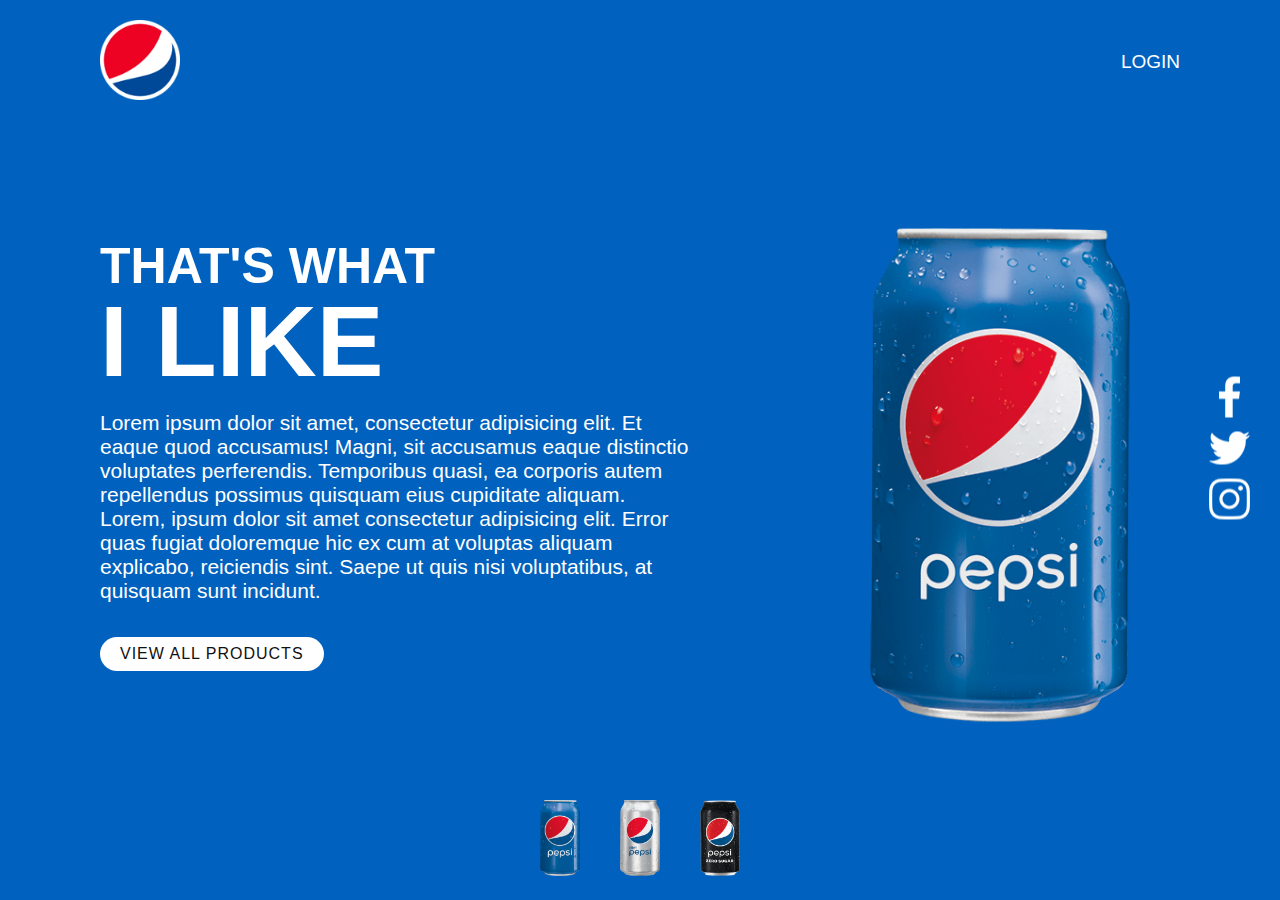
<file: index.html>
<!DOCTYPE html>
<html lang="en">
<head>
    <meta charset="UTF-8">
    <meta name="viewport" content="width=device-width, initial-scale=1.0">
    <title>Document</title>
    <link rel="stylesheet" href="style.css">
</head>
<body>
    <section class="sec" >
        <header>
            <a href="#"><img src="logo.png" class="logo"></a>
            <ul>
                <li><a href="captcha.html">LOGIN</a></li>
            </ul>
        </header>

        <div class="content">
            <div class="textBox">
                <h2>That's What <br> <span>I Like</span> </h2>
                <p>Lorem ipsum dolor sit amet, consectetur adipisicing elit. Et eaque quod accusamus! Magni, sit accusamus eaque distinctio voluptates perferendis. Temporibus quasi, ea corporis autem repellendus possimus quisquam eius cupiditate aliquam.
                    <br>
                    Lorem, ipsum dolor sit amet consectetur adipisicing elit. Error quas fugiat doloremque hic ex cum at voluptas aliquam explicabo, reiciendis sint. Saepe ut quis nisi voluptatibus, at quisquam sunt incidunt.
                </p>
                <a href="#">View All Products</a>
            </div>
            <div class="imgBox">
                <img src="pepsi001.png" class="pepsi">
            </div>
        </div>
        <ul class="thumb">
            <li><img src="pepsi001.png" onclick="imgSlider('pepsi001.png') ; changeBgColor('#0062be')"></li>
              <li><img src="pepsi002.png" onclick="imgSlider('pepsi002.png') ; changeBgColor('#e60c2c')"></li> 
              <li><img src="pepsi003.png" onclick="imgSlider('pepsi003.png') ; changeBgColor('#1e1e1e')"></li>
        </ul>
        <ul class="sci">
            <li><a href="#"><img src="facebook.png" alt=""></a></li>
            <li><a href="#"><img src="twitter.png" alt=""></a></li>
            <li><a href="#"><img src="instagram.png" alt=""></a></li>
        </ul>
    </section>

    <script type="text/javascript" >
        function imgSlider(anything){
            document.querySelector('.pepsi').src = anything;
        }

        function changeBgColor(color){
            const sec = document.querySelector('.sec');
            sec.style.background = color;
        }
    </script>
</body>
</html>
</file>
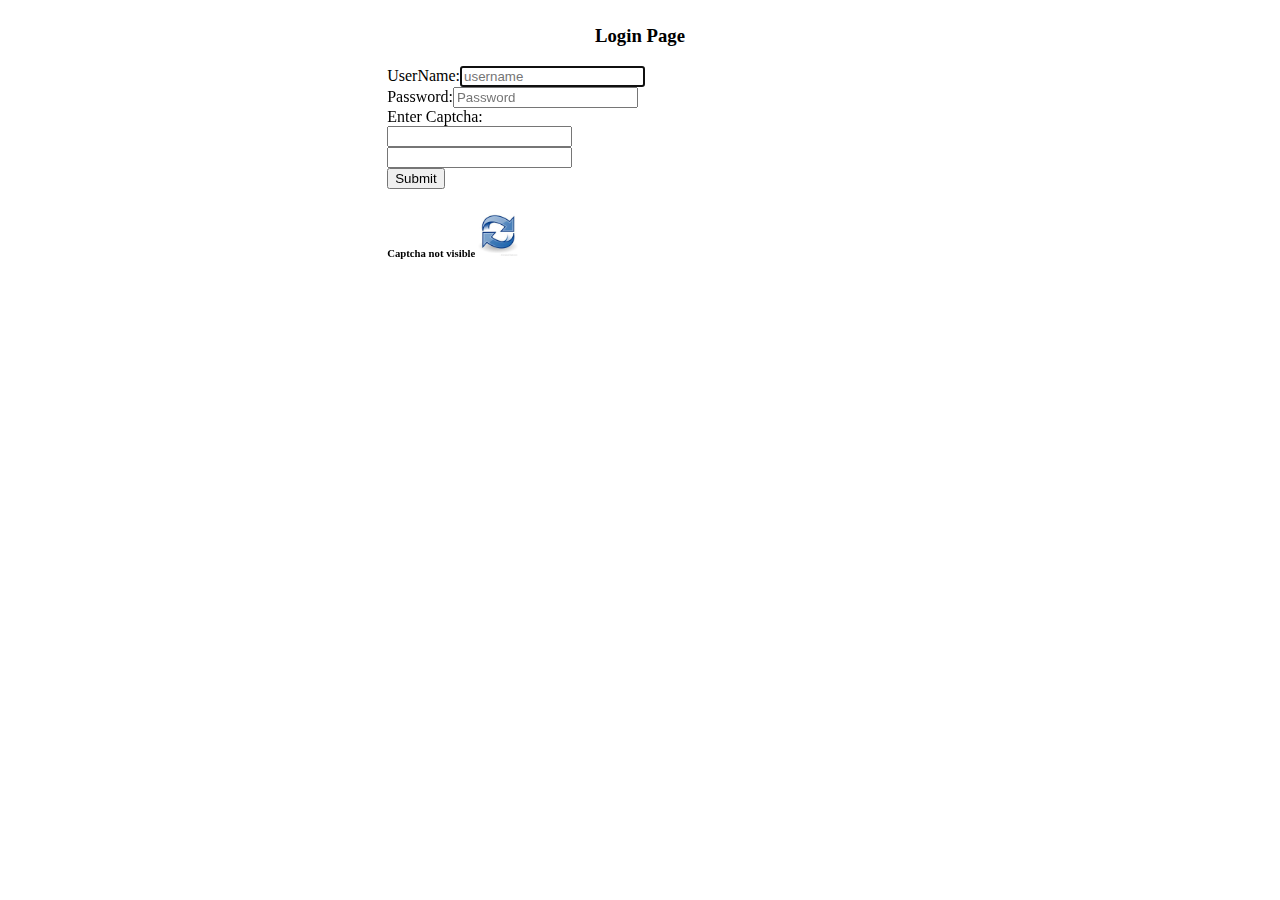
<file: captcha.html>
<!DOCTYPE html>
<html>

<head>
  <title>LogIn Page</title>
  <link rel="stylesheet" href="https://cdn.jsdelivr.net/npm/bootstrap@4.5.3/dist/css/bootstrap.min.css"
    integrity="sha384-TX8t27EcRE3e/ihU7zmQxVncDAy5uIKz4rEkgIXeMed4M0jlfIDPvg6uqKI2xXr2" crossorigin="anonymous">
</head>

<body>
  <div class="container">
    <div class="row">
      <div style="width: 40%; margin: 25px auto;">
        <h3 style="text-align: center;">Login Page</h3>
        <form method="POST" action="">
          <div class="form-group">
            <label>UserName:</label><input type="text" name="UserName" class="form-control" autofocus
              placeholder="username">
          </div>
          <div class="form-group">
            <label>Password:</label><input type="Password" name="Password" class="form-control" autofocus
              placeholder="Password">
          </div>

          <label>Enter Captcha:</label>
          <div class="form-row">
            <div class="form-group col-md-6">
              <input type="text" class="form-control" readonly id="capt">
            </div>
            <div class="form-group col-md-6">
              <input type="text" class="form-control" id="textinput">
            </div>
          </div>

          <div class="form-group">
            <button onclick="validcap()" class="btn btn-lg btn-success btn-block">Submit</button>
          </div>
        </form>
        <h6>Captcha not visible <img src="refresh.jpg" width="40px" onclick="cap()"></h6>
      </div>
    </div>
  </div>
  <script type="text/javascript">
    function cap() {
      var alpha = ['A', 'B', 'C', 'D', 'E', 'F', 'G', 'H', 'I', 'J', 'K', 'L', 'M', 'N', 'O', 'P', 'Q', 'R', 'S', 'T', 'U', 'V'
        , 'W', 'X', 'Y', 'Z', '1', '2', '3', '4', '5', '6', '7', '8', '9', '0', 'a', 'b', 'c', 'd', 'e', 'f', 'g', 'h', 'i',
        'j', 'k', 'l', 'm', 'n', 'o', 'p', 'q', 'r', 's', 't', 'u', 'v', 'w', 'x', 'y', 'z', '!', '@', '#', '$', '%', '^', '&', '*', '+'];
      var a = alpha[Math.floor(Math.random() * 71)];
      var b = alpha[Math.floor(Math.random() * 71)];
      var c = alpha[Math.floor(Math.random() * 71)];
      var d = alpha[Math.floor(Math.random() * 71)];
      var e = alpha[Math.floor(Math.random() * 71)];
      var f = alpha[Math.floor(Math.random() * 71)];

      var final = a + b + c + d + e + f;
      document.getElementById("capt").value = final;
    }
    function validcap() {
      var stg1 = document.getElementById('capt').value;
      var stg2 = document.getElementById('textinput').value;
      if (stg1 == stg2) {
        alert("Form is validated Succesfully");
        return true;
      } else {
        alert("Please enter a valid captcha");
        return false;
      }
    }
  </script>
</body>
<script src="https://code.jquery.com/jquery-3.5.1.slim.min.js"
  integrity="sha384-DfXdz2htPH0lsSSs5nCTpuj/zy4C+OGpamoFVy38MVBnE+IbbVYUew+OrCXaRkfj" crossorigin="anonymous"></script>
<script src="https://cdn.jsdelivr.net/npm/bootstrap@4.5.3/dist/js/bootstrap.bundle.min.js"
  integrity="sha384-ho+j7jyWK8fNQe+A12Hb8AhRq26LrZ/JpcUGGOn+Y7RsweNrtN/tE3MoK7ZeZDyx" crossorigin="anonymous"></script>

</html>
</file>
<file: style.css>
*{
    font-family: 'Franklin Gothic Medium', 'Arial Narrow', Arial, sans-serif;
    margin: 0;
    padding: 0;
    box-sizing: border-box;
}

section{
    position: relative;
    width: 100%;
    min-height: 100vh;
    padding: 100px;
    display: flex;
    justify-content: space-between;
    align-items: center;
    background: #0062be;
    transition: 0.5s;
}

header{
    position: absolute;
    top: 0;
    left: 0;
    width: 100%;
    padding: 20px 100px;
    display: flex;
    justify-content: space-between;
    align-items: center;   
}
header .logo{
    position: relative;
    max-width: 80px;
}
header ul{
    position: relative;
    display: flex;
}
header ul li{
    list-style: none;
}
header ul li a{
    display: inline-block;
    color: #fff;
    /* font-weight: 400; */
    margin-left: 40px;
    text-decoration: none;
    font-size: 19px;
}
.content{
    position: relative;
    width: 100%;
    display: flex;
    justify-content: space-between;
    align-items: center;
}
.content .textBox{
    position: relative;
    max-width: 600px;   
}
.content .textBox h2 {
    color: white;
    line-height: 1.5em;
    font-weight: 900;
    text-transform: uppercase;
    font-size: 50px;
}
.content .textBox h2 span{
    font-size: 2em;
}
.content .textBox p {
    color: #fff;
    margin: 14px 0 14px 0;
    font-size: 21px;
}
.content .textBox a{
    display: inline-block;
    margin-top: 20px;
    padding: 8px 20px;
    background: #fff;
    color: #111;
    border-radius: 40px;
    font-weight: 500;
    text-decoration: none;
    letter-spacing: 1px;
    text-transform: uppercase;
}
.content .imgBox{
    width: 600px;
    display: flex;
    padding-right: 50px;
    margin-top: 50px;
    justify-content: flex-end;
}
.content .imgBox img{
   max-width: 260px; 
}
.thumb{
    position: absolute;
    left: 50%;
    bottom: 20px;
    transform: translateX(-50%);
    display: flex;
}
.thumb li{
    list-style: none;
    display: inline-block;
    margin: 0 20px;
    cursor: pointer;
    transition: 0.5s;
}
.thumb li:hover{
    transform: translateY(-15px);
}
.thumb li img{
    max-width: 40px;
}

.sci{
    position: absolute;
    top: 50%;
    right: 30px;
    transform: translateY(-50%);
    display: flex;
    justify-content: center;
    align-items: center;
    flex-direction: column;
}
.sci li{
    list-style: none;
}
.sci li a{
    display: inline-block;
    filter: invert(1);
    margin: 5px 0;    
    transform: scale(0.6s);
}
</file>
